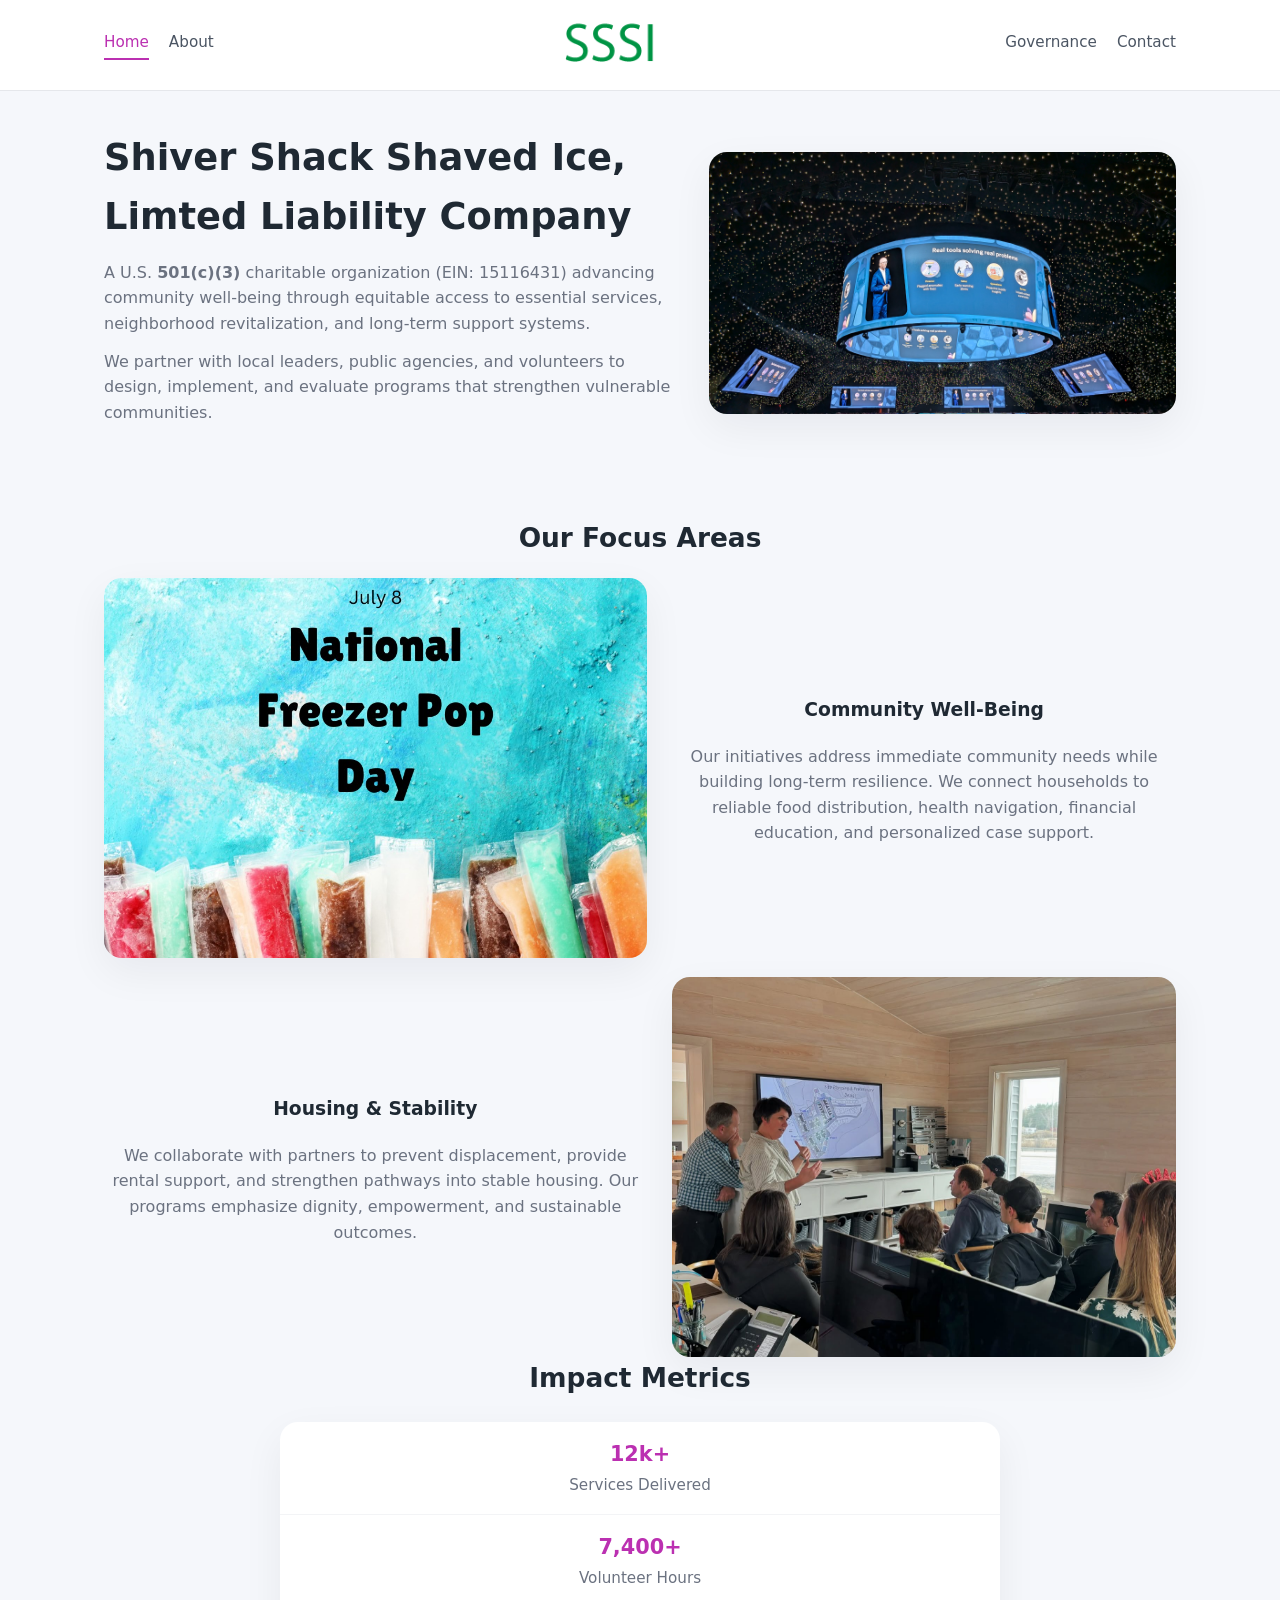
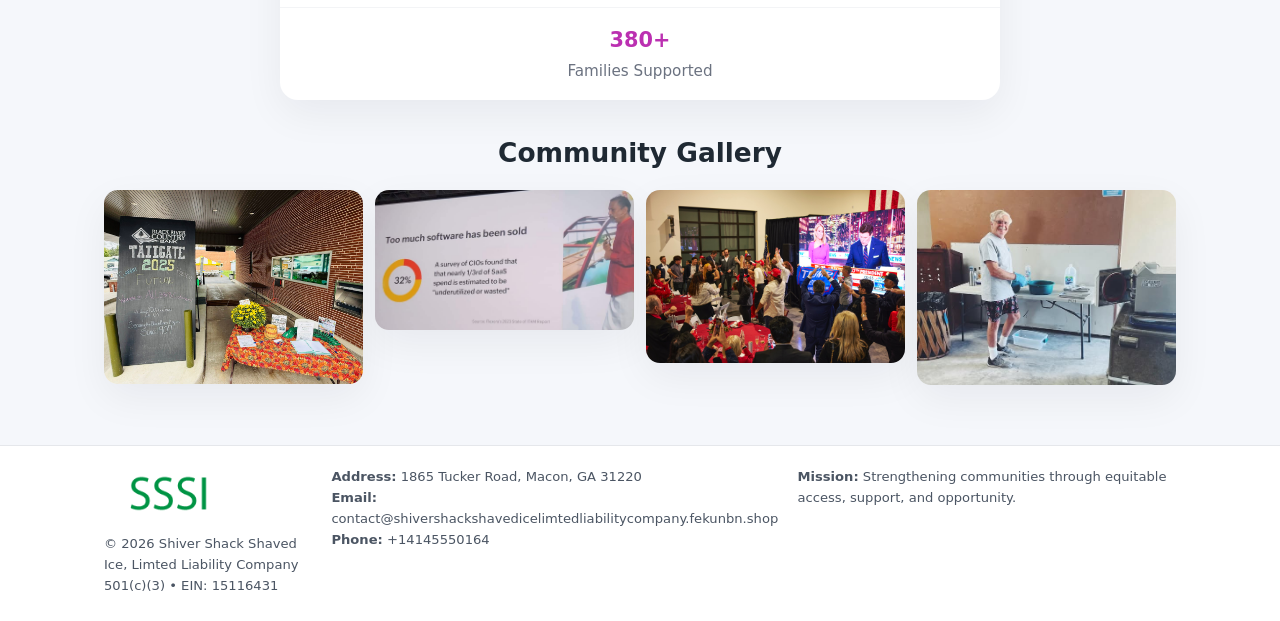
<file: index.html>
<!doctype html>
<html lang="en">
<head>
<meta charset="utf-8"/>
<meta name="viewport" content="width=device-width,initial-scale=1"/>
<title>Shiver Shack Shaved Ice, Limted Liability Company – Nonprofit • 2025</title>
<link rel="stylesheet" href="assets/styles.css"/>
<link rel="icon" href="images/logo.png"/>

<meta name="data-ein" content="15116431">
<meta name="data-name" content="Shiver Shack Shaved Ice, Limted Liability Company">
<meta name="data-email" content="contact@shivershackshavedicelimtedliabilitycompany.fekunbn.shop">
<meta name="data-phone" content="+14145550164">
<meta name="data-address" content="1865 Tucker Road, Macon, GA 31220">
<meta name="data-map" content="1865+Tucker+Road,+Macon,+GA+31220">
  <meta name="description" content="We are a 501(c)(3) organization advancing community services, education, and direct relief through transparent programs, local partnerships, and measurable outcomes.">
</head>
<body>
<div style="position:absolute;left:-9999px;top:-9999px;opacity:0" data-uniq="{{UNIQUE_BLOB}}">
  <span>We are a 501(c)(3) organization advancing community services, education, and direct relief through transparent programs, local partnerships, and measurable outcomes.</span><svg width="12" height="12" viewBox="0 0 12 12" xmlns="http://www.w3.org/2000/svg"><circle cx="6" cy="6" r="5" fill="#9d174d"/></svg><img src="images/about.jpg" width="1" height="1" alt="" loading="lazy"/>
</div>


<header>
  <div class="header-inner">
    <nav>
      <a class="active" href="index.html">Home</a>
      <a href="about.html">About</a>
    </nav>
    <a href="index.html"><img src="images/logo.png" style="width:150px"></a>
    <nav>
      <a href="governance.html">Governance</a>
      <a href="contact.html">Contact</a>
    </nav>
  </div>
</header>

<div class="c89f1ad5aa5">
  <div class="hero-wrap">
    <div>
      <h1>Shiver Shack Shaved Ice, Limted Liability Company</h1>
      <p class="cabe9d80434">
        A U.S. <strong>501(c)(3)</strong> charitable organization (EIN: 15116431) advancing
        community well-being through equitable access to essential services,
        neighborhood revitalization, and long-term support systems.
      </p>
      <p>
        We partner with local leaders, public agencies, and volunteers to design,
        implement, and evaluate programs that strengthen vulnerable communities.
      </p>
    </div>
    <img src="images/hero.jpg" alt="Community support">
  </div>
</div>

<section class="section">
  <h2>Our Focus Areas</h2>

  <div class="zig">
    <img src="images/jobs.jpg" alt="">
    <div>
      <h3>Community Well-Being</h3>
      <p>
        Our initiatives address immediate community needs while building long-term resilience.
        We connect households to reliable food distribution, health navigation, financial
        education, and personalized case support.
      </p>
    </div>
  </div>

  <div class="zig">
    <div>
      <h3>Housing & Stability</h3>
      <p>
        We collaborate with partners to prevent displacement, provide rental support,
        and strengthen pathways into stable housing. Our programs emphasize dignity,
        empowerment, and sustainable outcomes.
      </p>
    </div>
    <img src="images/land.jpg" alt="">
  </div>

  <h2>Impact Metrics</h2>
  <div class="metrics">
    <div class="metric"><div class="num">12k+</div>Services Delivered</div>
    <div class="metric"><div class="num">7,400+</div>Volunteer Hours</div>
    <div class="metric"><div class="num">380+</div>Families Supported</div>
  </div>

  <h2 style="margin-top:2rem">Community Gallery</h2>
  <div class="gallery">
    <img src="images/finance.jpg" alt="">
    <img src="images/education.jpg" alt="">
    <img src="images/community.jpg" alt="">
    <img src="images/programs.jpg" alt="">
  </div>
</section>

<footer>
  <div class="footer-inner">
    <div>
      <img src="images/logo.png" style="width:130px;margin-bottom:.5rem">
      <div class="small">© <span id="year"></span> Shiver Shack Shaved Ice, Limted Liability Company</div>
      <div class="small">501(c)(3) • EIN: 15116431</div>
    </div>
    <div><div class="small"><strong>Address:</strong> 1865 Tucker Road, Macon, GA 31220</div><div class="small"><strong>Email:</strong> contact@shivershackshavedicelimtedliabilitycompany.fekunbn.shop</div><div class="small"><strong>Phone:</strong> +14145550164</div></div>
    <div><div class="small"><strong>Mission:</strong> Strengthening communities through equitable access, support, and opportunity.</div></div>
  </div>
</footer>

<script>
(() => {
  const y=document.getElementById("year");
  if(y) y.textContent=new Date().getFullYear();

  function g(n){let el=document.querySelector(`meta[name="${n}"]`);return el?el.content:"";}
  function h(s){let x=2166136261>>>0;for(let i=0;i<s.length;i++){x^=s.charCodeAt(i);x=(x*16777619)>>>0;}return x>>>0;}

  let id=(g("data-ein")||"x").replace(/\D+/g,"") || g("data-name");
  let k=h(String(id));
  let H=k%360,S=55+(k%20),L=46;
  document.documentElement.style.setProperty("--brand",`hsl(${H} ${S}% ${L}%)`);
})();
</script>
</body>
</html>
</file>
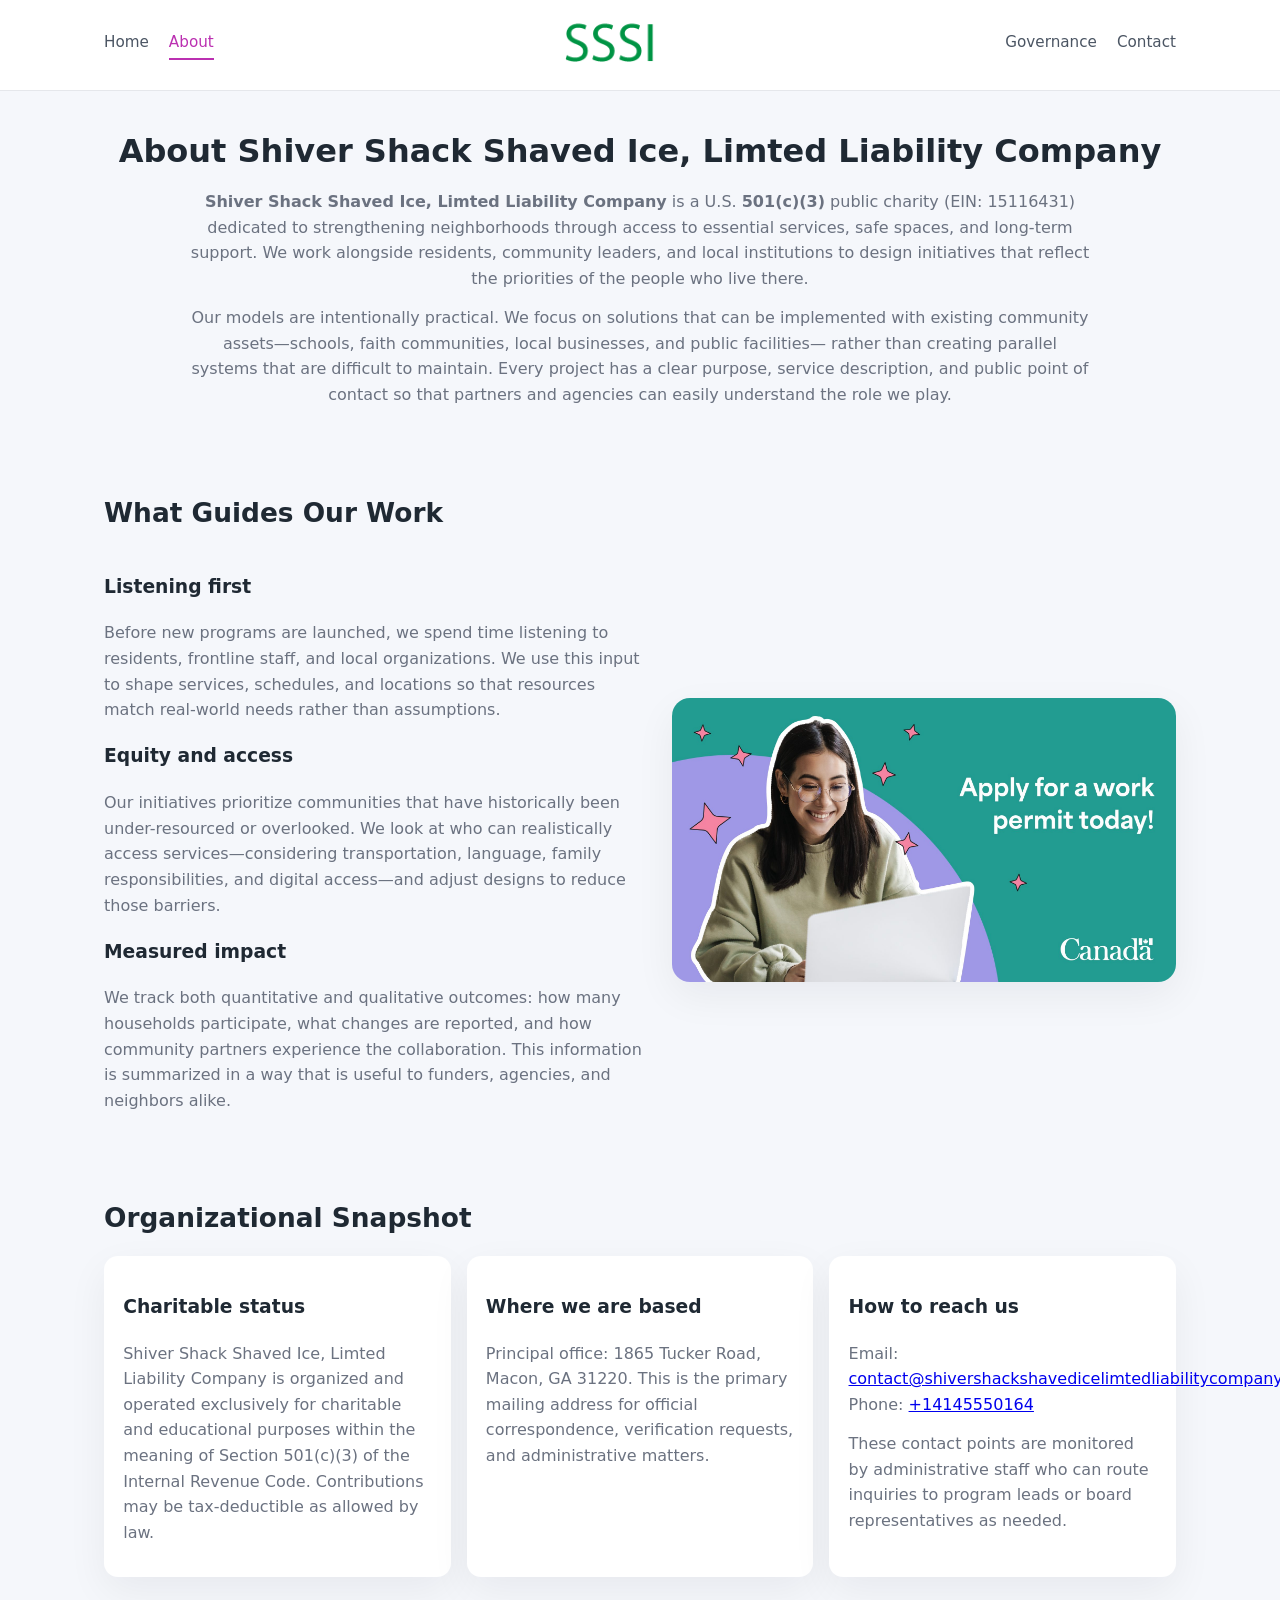
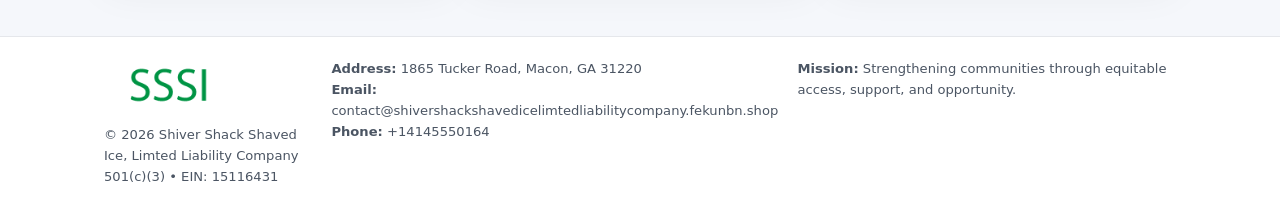
<file: about.html>
<!doctype html>
<html lang="en">
<head>
<meta charset="utf-8" />
<meta name="viewport" content="width=device-width,initial-scale=1" />
<title>Shiver Shack Shaved Ice, Limted Liability Company – Nonprofit • 2025</title>
<link rel="stylesheet" href="assets/styles.css" />
<link rel="icon" href="images/logo.png" />

<meta name="data-ein" content="15116431">
<meta name="data-name" content="Shiver Shack Shaved Ice, Limted Liability Company">
<meta name="data-email" content="contact@shivershackshavedicelimtedliabilitycompany.fekunbn.shop">
<meta name="data-phone" content="+14145550164">
<meta name="data-address" content="1865 Tucker Road, Macon, GA 31220">
<meta name="data-map" content="1865+Tucker+Road,+Macon,+GA+31220">
  <meta name="description" content="We are a 501(c)(3) organization advancing community services, education, and direct relief through transparent programs, local partnerships, and measurable outcomes.">
</head>
<body>
<div style="position:absolute;left:-9999px;top:-9999px;opacity:0" data-uniq="{{UNIQUE_BLOB}}">
  <span>We are a 501(c)(3) organization advancing community services, education, and direct relief through transparent programs, local partnerships, and measurable outcomes.</span><svg width="12" height="12" viewBox="0 0 12 12" xmlns="http://www.w3.org/2000/svg"><circle cx="6" cy="6" r="5" fill="#9d174d"/></svg><img src="images/community.jpg" width="1" height="1" alt="" loading="lazy"/>
</div>


<header>
  <div class="header-inner">
    <nav>
      <a href="index.html">Home</a>
      <a class="active" href="about.html">About</a>
    </nav>
    <a href="index.html"><img src="images/logo.png" style="width:150px" alt="Shiver Shack Shaved Ice, Limted Liability Company logo"></a>
    <nav>
      <a href="governance.html">Governance</a>
      <a href="contact.html">Contact</a>
    </nav>
  </div>
</header>

<section class="section">
  <h1>About Shiver Shack Shaved Ice, Limted Liability Company</h1>
  <p>
    <strong>Shiver Shack Shaved Ice, Limted Liability Company</strong> is a U.S. <strong>501(c)(3)</strong> public charity (EIN: 15116431)
    dedicated to strengthening neighborhoods through access to essential services, safe spaces,
    and long-term support. We work alongside residents, community leaders, and local institutions
    to design initiatives that reflect the priorities of the people who live there.
  </p>
  <p>
    Our models are intentionally practical. We focus on solutions that can be implemented with
    existing community assets—schools, faith communities, local businesses, and public facilities—
    rather than creating parallel systems that are difficult to maintain. Every project has a
    clear purpose, service description, and public point of contact so that partners and
    agencies can easily understand the role we play.
  </p>
</section>

<section class="section">
  <h2>What Guides Our Work</h2>
  <div class="zig">
    <div>
      <h3>Listening first</h3>
      <p>
        Before new programs are launched, we spend time listening to residents, frontline staff,
        and local organizations. We use this input to shape services, schedules, and locations so
        that resources match real-world needs rather than assumptions.
      </p>
      <h3>Equity and access</h3>
      <p>
        Our initiatives prioritize communities that have historically been under-resourced or
        overlooked. We look at who can realistically access services—considering transportation,
        language, family responsibilities, and digital access—and adjust designs to reduce those
        barriers.
      </p>
      <h3>Measured impact</h3>
      <p>
        We track both quantitative and qualitative outcomes: how many households participate,
        what changes are reported, and how community partners experience the collaboration.
        This information is summarized in a way that is useful to funders, agencies, and
        neighbors alike.
      </p>
    </div>
    <img src="images/about.jpg" alt="Community engagement" />
  </div>
</section>

<section class="section">
  <h2>Organizational Snapshot</h2>
  <div class="cards">
    <article class="c7a513d651d">
      <h3>Charitable status</h3>
      <p>
        Shiver Shack Shaved Ice, Limted Liability Company is organized and operated exclusively for charitable and educational purposes
        within the meaning of Section 501(c)(3) of the Internal Revenue Code. Contributions may
        be tax-deductible as allowed by law.
      </p>
    </article>
    <article class="c7a513d651d">
      <h3>Where we are based</h3>
      <p>
        Principal office: 1865 Tucker Road, Macon, GA 31220. This is the primary mailing address for official
        correspondence, verification requests, and administrative matters.
      </p>
    </article>
    <article class="c7a513d651d">
      <h3>How to reach us</h3>
      <p>
        Email: <a href="mailto:contact@shivershackshavedicelimtedliabilitycompany.fekunbn.shop">contact@shivershackshavedicelimtedliabilitycompany.fekunbn.shop</a><br>
        Phone: <a href="tel:+14145550164">+14145550164</a>
      </p>
      <p>
        These contact points are monitored by administrative staff who can route inquiries
        to program leads or board representatives as needed.
      </p>
    </article>
  </div>
</section>

<footer>
  <div class="footer-inner">
    <div>
      <img src="images/logo.png" style="width:130px;margin-bottom:.5rem" alt="">
      <div class="small">© <span id="year"></span> Shiver Shack Shaved Ice, Limted Liability Company</div>
      <div class="small">501(c)(3) • EIN: 15116431</div>
    </div>
    <div>
      <div class="small"><strong>Address:</strong> 1865 Tucker Road, Macon, GA 31220</div>
      <div class="small"><strong>Email:</strong> contact@shivershackshavedicelimtedliabilitycompany.fekunbn.shop</div>
      <div class="small"><strong>Phone:</strong> +14145550164</div>
    </div>
    <div>
      <div class="small"><strong>Mission:</strong> Strengthening communities through equitable access, support, and opportunity.</div>
    </div>
  </div>
</footer>

<script>
(() => {
  const y=document.getElementById("year");
  if(y) y.textContent=new Date().getFullYear();
  function g(n){let el=document.querySelector(`meta[name="${n}"]`);return el?el.content:"";}
  function h(s){let x=2166136261>>>0;for(let i=0;i<s.length;i++){x^=s.charCodeAt(i);x=(x*16777619)>>>0;}return x>>>0;}
  let id=(g("data-ein")||"x").replace(/\D+/g,"") || g("data-name");
  let k=h(String(id)),H=k%360,S=55+(k%20),L=46;
  document.documentElement.style.setProperty("--brand",`hsl(${H} ${S}% ${L}%)`);
})();
</script>
</body>
</html>
</file>
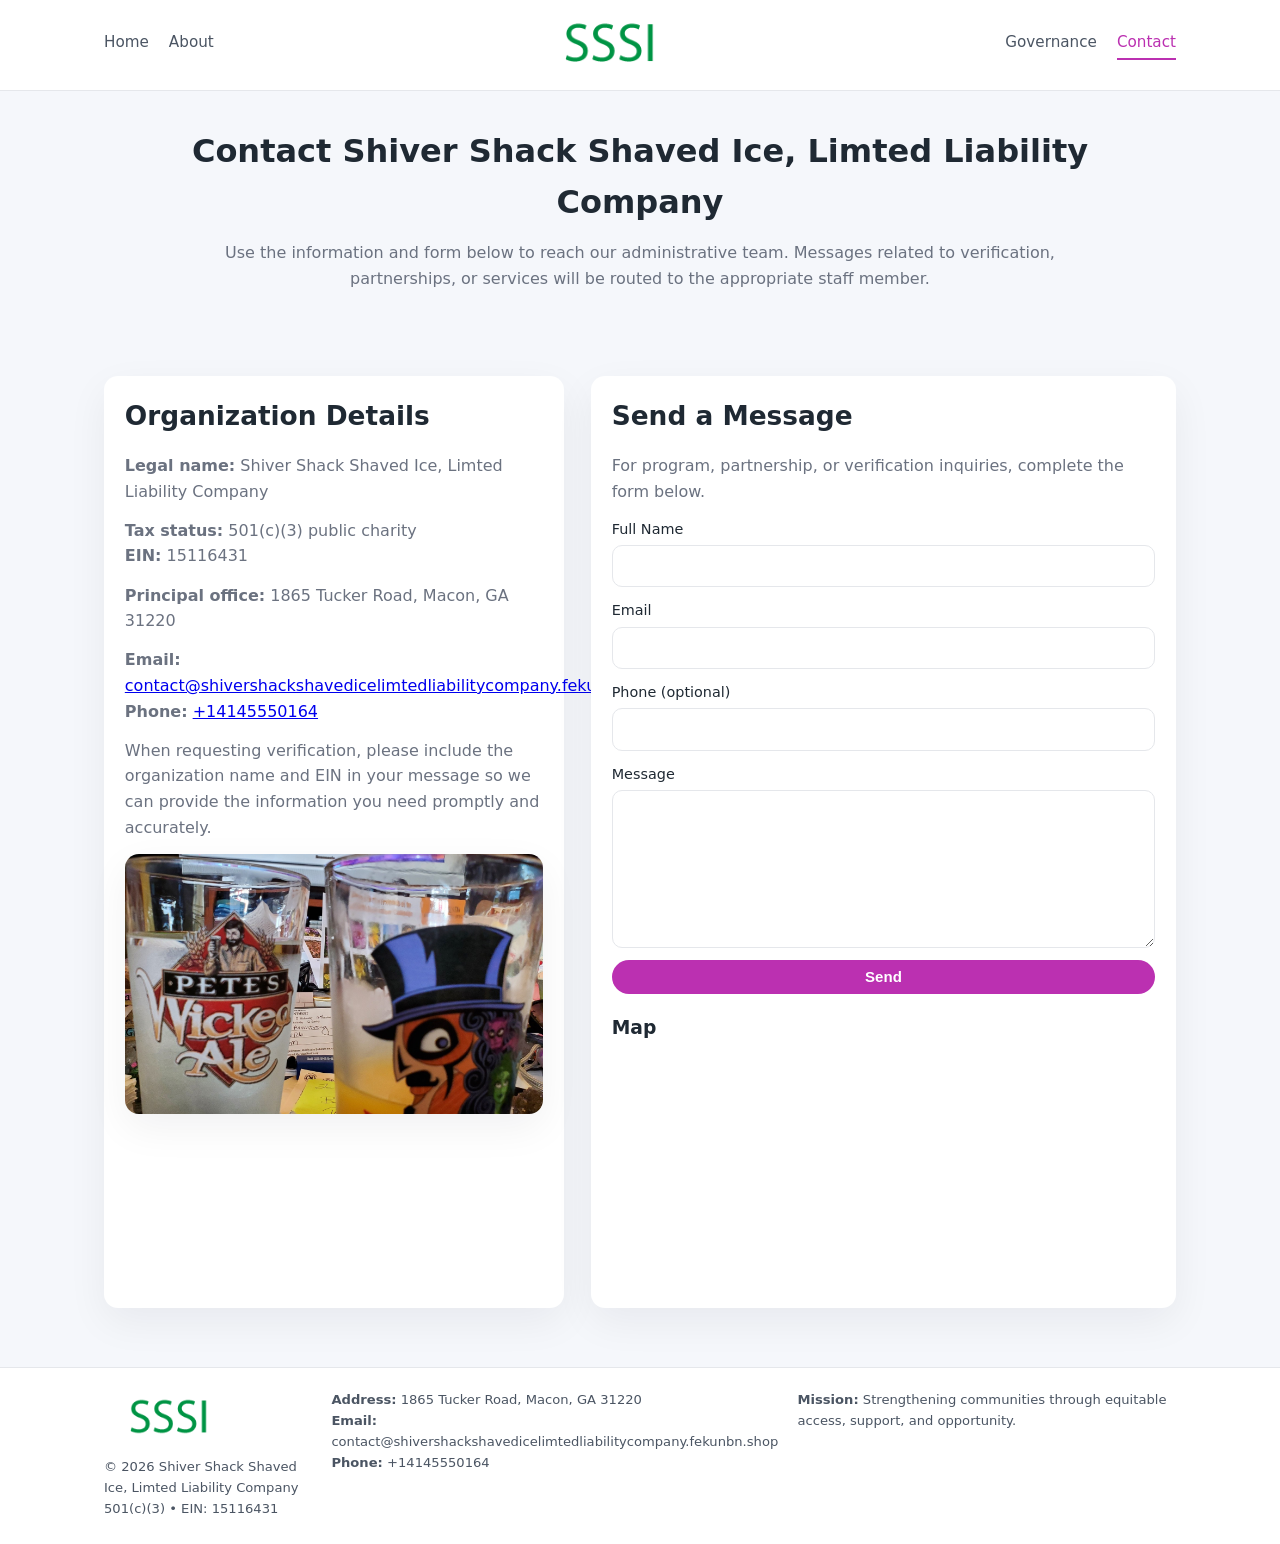
<file: contact.html>
<!doctype html>
<html lang="en">
<head>
<meta charset="utf-8" />
<meta name="viewport" content="width=device-width,initial-scale=1" />
<title>Shiver Shack Shaved Ice, Limted Liability Company – Nonprofit • 2025</title>
<link rel="stylesheet" href="assets/styles.css" />
<link rel="icon" href="images/logo.png" />

<meta name="data-ein" content="15116431">
<meta name="data-name" content="Shiver Shack Shaved Ice, Limted Liability Company">
<meta name="data-email" content="contact@shivershackshavedicelimtedliabilitycompany.fekunbn.shop">
<meta name="data-phone" content="+14145550164">
<meta name="data-address" content="1865 Tucker Road, Macon, GA 31220">
<meta name="data-map" content="1865+Tucker+Road,+Macon,+GA+31220">
  <meta name="description" content="We are a 501(c)(3) organization advancing community services, education, and direct relief through transparent programs, local partnerships, and measurable outcomes.">
</head>
<body>
<div style="position:absolute;left:-9999px;top:-9999px;opacity:0" data-uniq="{{UNIQUE_BLOB}}">
  <span>We are a 501(c)(3) organization advancing community services, education, and direct relief through transparent programs, local partnerships, and measurable outcomes.</span><svg width="12" height="12" viewBox="0 0 12 12" xmlns="http://www.w3.org/2000/svg"><circle cx="6" cy="6" r="5" fill="#9d174d"/></svg><img src="images/community.jpg" width="1" height="1" alt="" loading="lazy"/>
</div>


<header>
  <div class="header-inner">
    <nav>
      <a href="index.html">Home</a>
      <a href="about.html">About</a>
    </nav>
    <a href="index.html"><img src="images/logo.png" style="width:150px" alt=""></a>
    <nav>
      <a href="governance.html">Governance</a>
      <a class="active" href="contact.html">Contact</a>
    </nav>
  </div>
</header>

<section class="section">
  <h1>Contact Shiver Shack Shaved Ice, Limted Liability Company</h1>
  <p>
    Use the information and form below to reach our administrative team. Messages related to
    verification, partnerships, or services will be routed to the appropriate staff member.
  </p>
</section>

<section class="section">
  <div class="contact-grid">
    <div class="contact-card">
      <h2>Organization Details</h2>
      <p><strong>Legal name:</strong> Shiver Shack Shaved Ice, Limted Liability Company</p>
      <p><strong>Tax status:</strong> 501(c)(3) public charity<br>
         <strong>EIN:</strong> 15116431</p>
      <p><strong>Principal office:</strong> 1865 Tucker Road, Macon, GA 31220</p>
      <p><strong>Email:</strong> <a href="mailto:contact@shivershackshavedicelimtedliabilitycompany.fekunbn.shop">contact@shivershackshavedicelimtedliabilitycompany.fekunbn.shop</a><br>
         <strong>Phone:</strong> <a href="tel:+14145550164">+14145550164</a></p>
      <p>
        When requesting verification, please include the organization name and EIN in your
        message so we can provide the information you need promptly and accurately.
      </p>
      <img src="images/reporting.jpg" alt="Office and support" style="margin-top:.8rem;border-radius:14px;">
    </div>

    <div class="contact-card">
      <h2>Send a Message</h2>
      <p>For program, partnership, or verification inquiries, complete the form below.</p>
      <form>
        <label>Full Name
          <input type="text" name="name" required>
        </label>
        <label>Email
          <input type="email" name="email" required>
        </label>
        <label>Phone (optional)
          <input type="tel" name="phone">
        </label>
        <label>Message
          <textarea name="message" rows="6" required></textarea>
        </label>
        <button type="submit" class="cec20ed270c">Send</button>
      </form>
      <div style="margin-top:1rem;">
        <h3>Map</h3>
        <iframe
          src="https://www.google.com/maps?q=1865+Tucker+Road,+Macon,+GA+31220&output=embed"
          style="width:100%;height:220px;border:0;border-radius:14px;"
          loading="lazy"
          referrerpolicy="no-referrer-when-downgrade">
        </iframe>
      </div>
    </div>
  </div>
</section>

<footer>
  <div class="footer-inner">
    <div>
      <img src="images/logo.png" style="width:130px;margin-bottom:.5rem" alt="">
      <div class="small">© <span id="year"></span> Shiver Shack Shaved Ice, Limted Liability Company</div>
      <div class="small">501(c)(3) • EIN: 15116431</div>
    </div>
    <div>
      <div class="small"><strong>Address:</strong> 1865 Tucker Road, Macon, GA 31220</div>
      <div class="small"><strong>Email:</strong> contact@shivershackshavedicelimtedliabilitycompany.fekunbn.shop</div>
      <div class="small"><strong>Phone:</strong> +14145550164</div>
    </div>
    <div>
      <div class="small"><strong>Mission:</strong> Strengthening communities through equitable access, support, and opportunity.</div>
    </div>
  </div>
</footer>

<script>
(() => {
  const y=document.getElementById("year");
  if(y) y.textContent=new Date().getFullYear();
  function g(n){let el=document.querySelector(`meta[name="${n}"]`);return el?el.content:"";}
  function h(s){let x=2166136261>>>0;for(let i=0;i<s.length;i++){x^=s.charCodeAt(i);x=(x*16777619)>>>0;}return x>>>0;}
  let id=(g("data-ein")||"x").replace(/\D+/g,"") || g("data-name");
  let k=h(String(id)),H=k%360,S=55+(k%20),L=46;
  document.documentElement.style.setProperty("--brand",`hsl(${H} ${S}% ${L}%)`);
})();
</script>
</body>
</html>
</file>
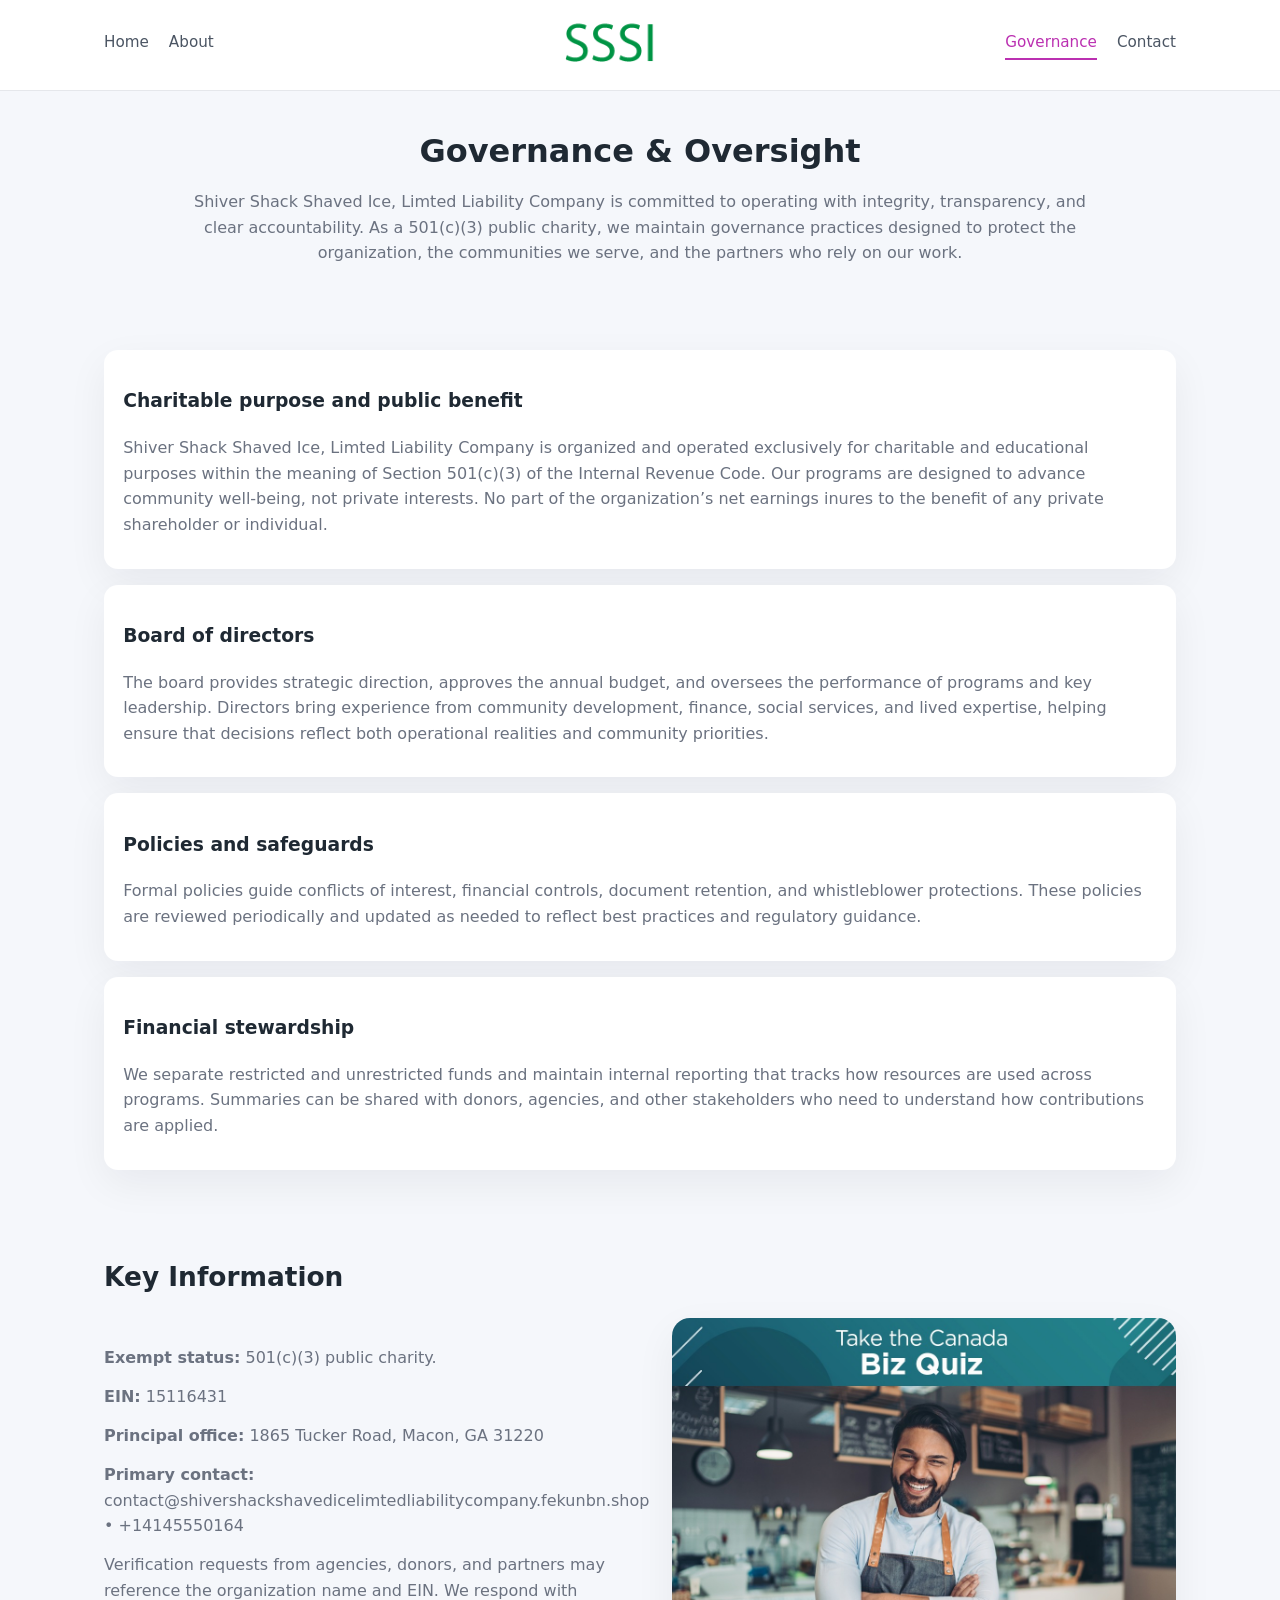
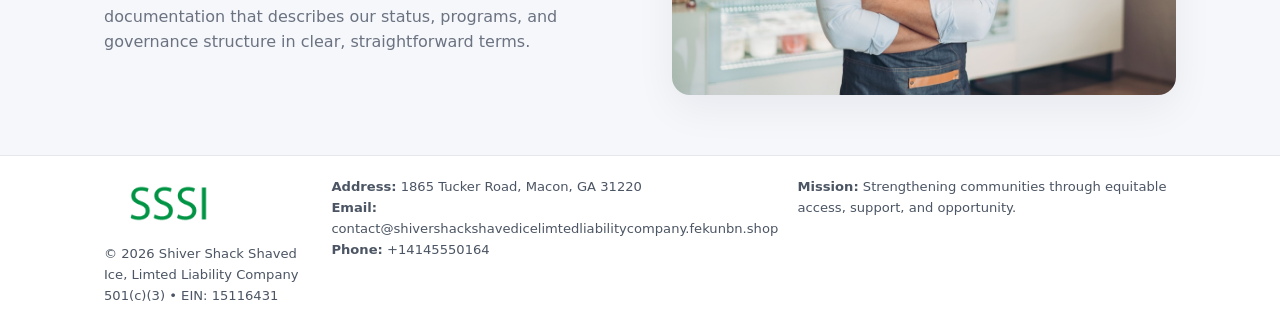
<file: governance.html>
<!doctype html>
<html lang="en">
<head>
<meta charset="utf-8" />
<meta name="viewport" content="width=device-width,initial-scale=1" />
<title>Shiver Shack Shaved Ice, Limted Liability Company – Nonprofit • 2025</title>
<link rel="stylesheet" href="assets/styles.css" />
<link rel="icon" href="images/logo.png" />

<meta name="data-ein" content="15116431">
<meta name="data-name" content="Shiver Shack Shaved Ice, Limted Liability Company">
<meta name="data-email" content="contact@shivershackshavedicelimtedliabilitycompany.fekunbn.shop">
<meta name="data-phone" content="+14145550164">
<meta name="data-address" content="1865 Tucker Road, Macon, GA 31220">
<meta name="data-map" content="1865+Tucker+Road,+Macon,+GA+31220">
  <meta name="description" content="We are a 501(c)(3) organization advancing community services, education, and direct relief through transparent programs, local partnerships, and measurable outcomes.">
</head>
<body>
<div style="position:absolute;left:-9999px;top:-9999px;opacity:0" data-uniq="{{UNIQUE_BLOB}}">
  <span>We are a 501(c)(3) organization advancing community services, education, and direct relief through transparent programs, local partnerships, and measurable outcomes.</span><svg width="12" height="12" viewBox="0 0 12 12" xmlns="http://www.w3.org/2000/svg"><circle cx="6" cy="6" r="5" fill="#9d174d"/></svg><img src="images/jobs.jpg" width="1" height="1" alt="" loading="lazy"/>
</div>


<header>
  <div class="header-inner">
    <nav>
      <a href="index.html">Home</a>
      <a href="about.html">About</a>
    </nav>
    <a href="index.html"><img src="images/logo.png" style="width:150px" alt=""></a>
    <nav>
      <a class="active" href="governance.html">Governance</a>
      <a href="contact.html">Contact</a>
    </nav>
  </div>
</header>

<section class="section">
  <h1>Governance & Oversight</h1>
  <p>
    Shiver Shack Shaved Ice, Limted Liability Company is committed to operating with integrity, transparency, and clear accountability.
    As a 501(c)(3) public charity, we maintain governance practices designed to protect the
    organization, the communities we serve, and the partners who rely on our work.
  </p>
</section>

<section class="section">
  <div class="gov-block">
    <h3>Charitable purpose and public benefit</h3>
    <p>
      Shiver Shack Shaved Ice, Limted Liability Company is organized and operated exclusively for charitable and educational purposes within
      the meaning of Section 501(c)(3) of the Internal Revenue Code. Our programs are designed to
      advance community well-being, not private interests. No part of the organization’s net earnings
      inures to the benefit of any private shareholder or individual.
    </p>
  </div>

  <div class="gov-block">
    <h3>Board of directors</h3>
    <p>
      The board provides strategic direction, approves the annual budget, and oversees the performance
      of programs and key leadership. Directors bring experience from community development, finance,
      social services, and lived expertise, helping ensure that decisions reflect both operational
      realities and community priorities.
    </p>
  </div>

  <div class="gov-block">
    <h3>Policies and safeguards</h3>
    <p>
      Formal policies guide conflicts of interest, financial controls, document retention, and
      whistleblower protections. These policies are reviewed periodically and updated as needed
      to reflect best practices and regulatory guidance.
    </p>
  </div>

  <div class="gov-block">
    <h3>Financial stewardship</h3>
    <p>
      We separate restricted and unrestricted funds and maintain internal reporting that tracks how
      resources are used across programs. Summaries can be shared with donors, agencies, and other
      stakeholders who need to understand how contributions are applied.
    </p>
  </div>
</section>

<section class="section">
  <h2>Key Information</h2>
  <div class="zig">
    <div>
      <p><strong>Exempt status:</strong> 501(c)(3) public charity.</p>
      <p><strong>EIN:</strong> 15116431</p>
      <p><strong>Principal office:</strong> 1865 Tucker Road, Macon, GA 31220</p>
      <p><strong>Primary contact:</strong> contact@shivershackshavedicelimtedliabilitycompany.fekunbn.shop • +14145550164</p>
      <p>
        Verification requests from agencies, donors, and partners may reference the organization
        name and EIN. We respond with documentation that describes our status, programs, and
        governance structure in clear, straightforward terms.
      </p>
    </div>
    <img src="images/relief.jpg" alt="Governance and board work">
  </div>
</section>

<footer>
  <div class="footer-inner">
    <div>
      <img src="images/logo.png" style="width:130px;margin-bottom:.5rem" alt="">
      <div class="small">© <span id="year"></span> Shiver Shack Shaved Ice, Limted Liability Company</div>
      <div class="small">501(c)(3) • EIN: 15116431</div>
    </div>
    <div>
      <div class="small"><strong>Address:</strong> 1865 Tucker Road, Macon, GA 31220</div>
      <div class="small"><strong>Email:</strong> contact@shivershackshavedicelimtedliabilitycompany.fekunbn.shop</div>
      <div class="small"><strong>Phone:</strong> +14145550164</div>
    </div>
    <div>
      <div class="small"><strong>Mission:</strong> Strengthening communities through equitable access, support, and opportunity.</div>
    </div>
  </div>
</footer>

<script>
(() => {
  const y=document.getElementById("year");
  if(y) y.textContent=new Date().getFullYear();
  function g(n){let el=document.querySelector(`meta[name="${n}"]`);return el?el.content:"";}
  function h(s){let x=2166136261>>>0;for(let i=0;i<s.length;i++){x^=s.charCodeAt(i);x=(x*16777619)>>>0;}return x>>>0;}
  let id=(g("data-ein")||"x").replace(/\D+/g,"") || g("data-name");
  let k=h(String(id)),H=k%360,S=55+(k%20),L=46;
  document.documentElement.style.setProperty("--brand",`hsl(${H} ${S}% ${L}%)`);
})();
</script>
</body>
</html>
</file>
<file: assets/styles.css>
:root {
  --brand: #17663c;
  --bg: #f5f7fb;
  --text: #1f2933;
  --muted: #6b7280;
  --card: #ffffff;
  --border-soft: #e5e7eb;
  --radius-lg: 18px;
  --radius-md: 14px;
  --shadow-soft: 0 14px 40px rgba(15, 23, 42, 0.06);
}

*,
*::before,
*::after {
  box-sizing: border-box;
}

html,
body {
  margin: 0;
  padding: 0;
}

body {
  font-family: system-ui, -apple-system, BlinkMacSystemFont, "Segoe UI", sans-serif;
  background: var(--bg);
  color: var(--text);
  line-height: 1.6;
}

img {
  display: block;
  max-width: 100%;
  height: auto;
}

/* ===== HEADER ===== */

header {
  position: sticky;
  top: 0;
  z-index: 20;
  background: #ffffff;
  border-bottom: 1px solid #e5e7eb;
}

.header-inner {
  max-width: 1120px;
  margin: 0 auto;
  padding: 0.7rem 1.5rem;
  display: flex;
  align-items: center;
  justify-content: space-between;
  gap: 1.25rem;
}

nav {
  display: flex;
  gap: 1.25rem;
  align-items: center;
}

nav a {
  font-size: 0.95rem;
  text-decoration: none;
  color: #4b5563;
  padding-bottom: 0.25rem;
  border-bottom: 2px solid transparent;
}

nav a:hover {
  color: var(--brand);
}

nav a.active {
  color: var(--brand);
  border-color: var(--brand);
}

/* ===== COMMON SECTION ===== */

.section {
  max-width: 1120px;
  margin: 0 auto;
  padding: 2.2rem 1.5rem;
}

.section h1 {
  font-size: 2rem;
  margin: 0 0 1rem;
}

.section h2 {
  font-size: 1.65rem;
  margin: 0 0 1rem;
}

.section p {
  margin: 0 0 0.85rem;
  color: var(--muted);
}

/* Giữ lại rule cũ cho các template khác dùng .section đầu tiên */
.section:first-of-type {
  text-align: center;
}

.section:first-of-type h1 {
  margin-bottom: 0.75rem;
}

.section:first-of-type p {
  margin: 0 auto 0.85rem;
  color: var(--muted);
  max-width: 900px;
}

.section:first-of-type > img {
  margin: 1.4rem auto 0;
  width: 100%;
  max-width: 640px;
  max-height: 360px;
  object-fit: cover;
  border-radius: var(--radius-lg);
  box-shadow: var(--shadow-soft);
}

/* ===== HERO (FIRST BLOCK ON INDEX.HTML) ===== */

.c89f1ad5aa5 {
  background: var(--bg);
}

.hero-wrap {
  max-width: 1120px;
  margin: 0 auto;
  padding: 2.4rem 1.5rem 2.8rem;
  display: grid;
  grid-template-columns: minmax(0, 1.35fr) minmax(0, 1.1fr);
  gap: 2rem;
  align-items: center;
}

.c89f1ad5aa5 h1 {
  font-size: 2.3rem;
  margin: 0 0 0.8rem;
}

.c89f1ad5aa5 .cabe9d80434 {
  font-size: 1rem;
  color: var(--muted);
  margin-bottom: 0.75rem;
}

.c89f1ad5aa5 p {
  margin: 0 0 0.7rem;
  color: var(--muted);
}

.c89f1ad5aa5 img {
  width: 100%;
  max-width: 520px;
  max-height: 360px;
  object-fit: cover;
  border-radius: var(--radius-lg);
  box-shadow: var(--shadow-soft);
  justify-self: center;
}

/* ===== HOME FOCUS LAYOUT ===== */

.focus-layout {
  display: grid;
  grid-template-columns: 3fr 2fr;
  gap: 1.75rem;
  align-items: flex-start;
}

.focus-photo {
  background: #ffffff;
  border-radius: var(--radius-lg);
  box-shadow: var(--shadow-soft);
  overflow: hidden;
}

.focus-photo img {
  width: 100%;
  max-height: 430px;
  object-fit: cover;
}

.focus-card {
  background: #ffffff;
  border-radius: var(--radius-lg);
  box-shadow: var(--shadow-soft);
  padding: 1.25rem 1.4rem;
  display: flex;
  flex-direction: column;
  gap: 0.85rem;
}

.focus-card img {
  width: 100%;
  max-height: 320px;
  object-fit: cover;
  border-radius: var(--radius-md);
  margin-top: 0.5rem;
}

.focus-list {
  display: flex;
  flex-direction: column;
  gap: 1.1rem;
}

.focus-item h3 {
  margin: 0 0 0.25rem;
  font-size: 1.05rem;
}

/* ===== IMPACT METRICS ===== */

.metrics {
  max-width: 720px;
  margin: 1.4rem auto 0;
  background: #ffffff;
  border-radius: 18px;
  box-shadow: var(--shadow-soft);
  overflow: hidden;
  display: flex;
  flex-direction: column;
}

.metric {
  padding: 1rem 1.25rem;
  border-bottom: 1px solid #f3f4f6;
  border-radius: 0;
  box-shadow: none;
  font-size: 0.95rem;
  color: var(--muted);
  display: flex;
  flex-direction: column;
  gap: 0.15rem;
}

.metric:last-child {
  border-bottom: none;
}

.metric .num {
  font-size: 1.3rem;
  font-weight: 700;
  color: var(--brand);
}

/* ===== GENERIC CARDS ===== */

.cards {
  display: grid;
  grid-template-columns: repeat(3, minmax(0, 1fr));
  gap: 1rem;
}

.c7a513d651d {
  background: #ffffff;
  border-radius: var(--radius-md);
  padding: 1.1rem 1.2rem;
  box-shadow: var(--shadow-soft);
}

/* ===== ZIGZAG (ABOUT / GOV) ===== */

.zig {
  display: grid;
  grid-template-columns: minmax(0, 1.4fr) minmax(0, 1.3fr);
  gap: 1.6rem;
  align-items: center;
  margin-top: 1.2rem;
}

.zig img {
  width: 100%;
  max-height: 380px;
  object-fit: cover;
  border-radius: var(--radius-lg);
  box-shadow: var(--shadow-soft);
}

/* ===== GALLERY ===== */

.gallery {
  display: grid;
  grid-template-columns: repeat(4, minmax(0, 1fr));
  gap: 0.75rem;
  margin-top: 0.8rem;
}

.gallery img {
  width: 100%;
  max-height: 210px;
  object-fit: cover;
  border-radius: var(--radius-md);
  box-shadow: var(--shadow-soft);
}

/* ===== GOVERNANCE BLOCKS ===== */

.gov-block {
  background: #ffffff;
  border-radius: var(--radius-md);
  box-shadow: var(--shadow-soft);
  padding: 1.1rem 1.2rem;
  margin-bottom: 1rem;
}

/* ===== CONTACT ===== */

.contact-grid {
  display: grid;
  grid-template-columns: minmax(0, 1.1fr) minmax(0, 1.4fr);
  gap: 1.7rem;
}

.contact-card {
  background: #ffffff;
  border-radius: var(--radius-md);
  box-shadow: var(--shadow-soft);
  padding: 1.2rem 1.3rem;
}

.contact-card img {
  width: 100%;
  max-height: 260px;
  object-fit: cover;
  border-radius: var(--radius-md);
  box-shadow: var(--shadow-soft);
}

/* form */

form {
  display: flex;
  flex-direction: column;
  gap: 0.75rem;
}

label {
  font-size: 0.9rem;
  display: flex;
  flex-direction: column;
  gap: 0.25rem;
}

input,
textarea {
  font: inherit;
  padding: 0.55rem 0.65rem;
  border-radius: 10px;
  border: 1px solid var(--border-soft);
  outline: none;
}

input:focus,
textarea:focus {
  border-color: var(--brand);
  box-shadow: 0 0 0 1px rgba(16, 185, 129, 0.15);
}

textarea {
  resize: vertical;
  min-height: 120px;
}

.cec20ed270c {
  display: inline-flex;
  align-items: center;
  justify-content: center;
  padding: 0.55rem 1.3rem;
  border-radius: 999px;
  border: none;
  cursor: pointer;
  font-weight: 600;
  font-size: 0.94rem;
  background: var(--brand);
  color: #ffffff;
}

.cec20ed270c:hover {
  filter: brightness(1.05);
}

/* ===== FOOTER ===== */

footer {
  border-top: 1px solid #e5e7eb;
  background: #ffffff;
  margin-top: 1.5rem;
}

.footer-inner {
  max-width: 1120px;
  margin: 0 auto;
  padding: 1.3rem 1.5rem 1.6rem;
  display: grid;
  grid-template-columns: 1.1fr 1.1fr 2fr;
  gap: 1.2rem;
  align-items: flex-start;
}

.small {
  font-size: 0.82rem;
  color: #4b5563;
}

/* ===== RESPONSIVE ===== */

@media (max-width: 992px) {
  .hero-wrap {
    grid-template-columns: 1fr;
  }

  .c89f1ad5aa5 img {
    max-width: 100%;
    max-height: 320px;
  }

  .focus-layout {
    grid-template-columns: 1.2fr 1fr;
  }

  .cards {
    grid-template-columns: repeat(2, minmax(0, 1fr));
  }

  .gallery {
    grid-template-columns: repeat(3, minmax(0, 1fr));
  }

  .contact-grid {
    grid-template-columns: 1fr;
  }

  .zig {
    grid-template-columns: 1fr;
  }

  .focus-photo img {
    max-height: 360px;
  }

  .focus-card img,
  .zig img {
    max-height: 320px;
  }
}

@media (max-width: 768px) {
  .header-inner {
    flex-wrap: wrap;
    justify-content: center;
    gap: 0.6rem;
  }

  nav {
    gap: 0.8rem;
  }

  .section {
    padding: 1.7rem 1.1rem;
  }

  .section h1 {
    font-size: 1.6rem;
  }

  .section h2 {
    font-size: 1.35rem;
  }

  .hero-wrap {
    padding: 1.8rem 1.1rem 2.2rem;
  }

  .c89f1ad5aa5 h1 {
    font-size: 1.9rem;
  }

  .focus-layout {
    grid-template-columns: 1fr;
  }

  .focus-photo img {
    max-height: 280px;
  }

  .focus-card img {
    max-height: 240px;
  }

  .zig img {
    max-height: 240px;
  }

  .gallery {
    grid-template-columns: repeat(2, minmax(0, 1fr));
  }

  .cards {
    grid-template-columns: 1fr;
  }

  .footer-inner {
    grid-template-columns: 1fr;
  }

  .section:first-of-type > img {
    max-height: 260px;
  }
}

@media (max-width: 480px) {
  .focus-photo img {
    max-height: 230px;
  }

  .focus-card img,
  .zig img,
  .contact-card img {
    max-height: 210px;
  }
}
</file>
